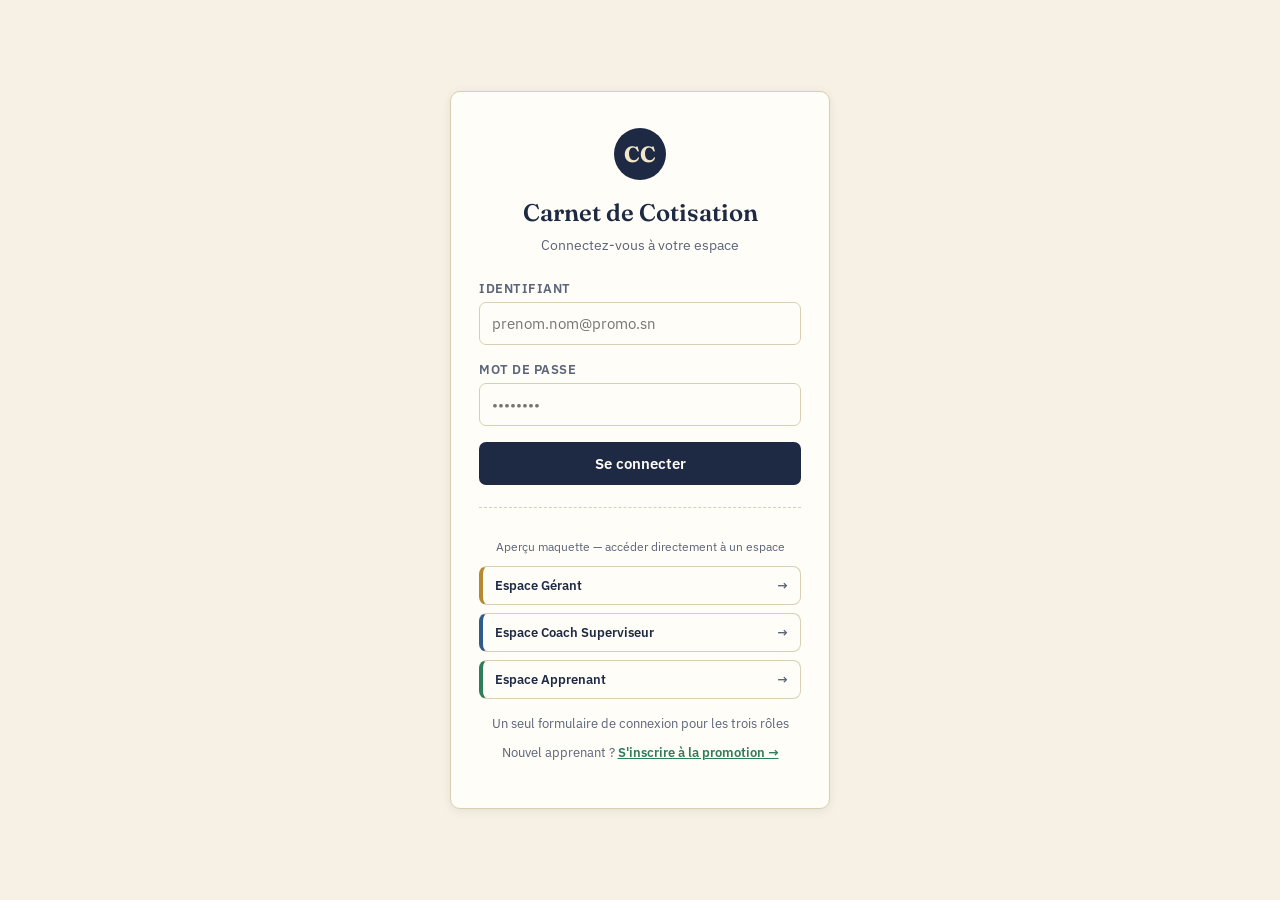
<file: cotiz-app/index.html>
<!DOCTYPE html>
<html lang="fr">
<head>
  <meta charset="UTF-8">
  <meta name="viewport" content="width=device-width, initial-scale=1.0">
  <title>Connexion — Cotisations Classe</title>
  <link rel="preconnect" href="https://fonts.googleapis.com">
  <link href="https://fonts.googleapis.com/css2?family=Fraunces:opsz,wght@9..144,500;9..144,600;9..144,700&family=IBM+Plex+Sans:wght@400;500;600;700&family=IBM+Plex+Mono:wght@400;500;600&display=swap" rel="stylesheet">
  <link rel="stylesheet" href="public/assets/css/styles.css">
</head>
<body>
  <div class="login-shell">
    <div class="login-card">
      <div class="login-mark">CC</div>
      <h1>Carnet de Cotisation</h1>
      <p class="login-sub">Connectez-vous à votre espace</p>

      <div class="field">
        <label for="li-email">Identifiant</label>
        <input id="li-email" type="text" placeholder="prenom.nom@promo.sn">
      </div>
      <div class="field">
        <label for="li-pass">Mot de passe</label>
        <input id="li-pass" type="password" placeholder="••••••••">
      </div>

      <button class="btn btn-primary">Se connecter</button>

      <div class="role-picks">
        <p class="rp-label">Aperçu maquette — accéder directement à un espace</p>
        <a class="role-pick gerant" href="app/views/gerant/dashboard.html">Espace Gérant <span class="arrow">→</span></a>
        <a class="role-pick coach" href="app/views/coach/dashboard.html">Espace Coach Superviseur <span class="arrow">→</span></a>
        <a class="role-pick apprenant" href="app/views/apprenant/dashboard.html">Espace Apprenant <span class="arrow">→</span></a>
      </div>

      <p class="login-foot">Un seul formulaire de connexion pour les trois rôles</p>
      <p class="login-foot" style="margin-top:8px;">
        Nouvel apprenant ? <a href="app/views/auth/inscription.html" style="color:var(--green);font-weight:600;text-decoration:underline;">S'inscrire à la promotion →</a>
      </p>
    </div>
  </div>
</body>
</html>
</file>
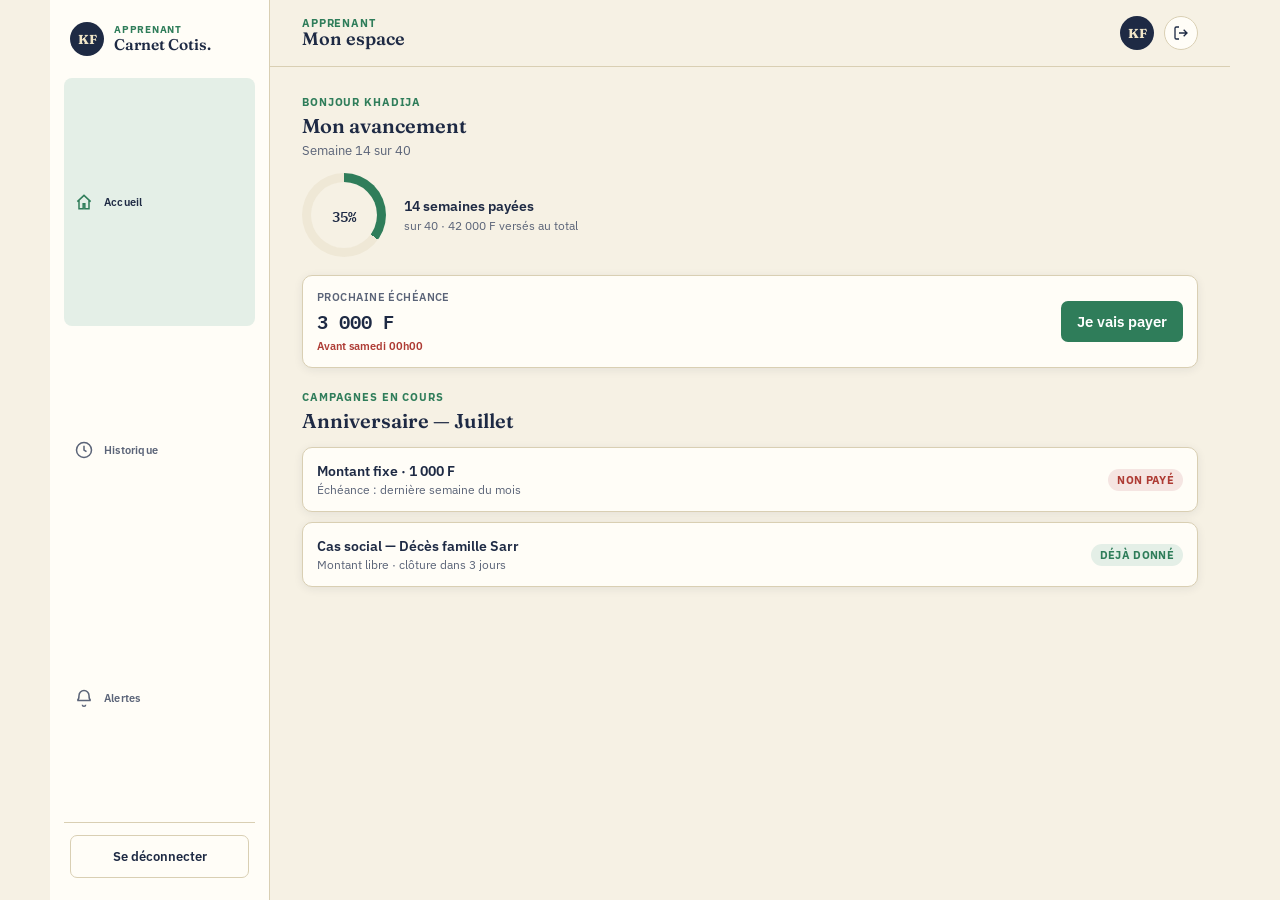
<file: cotiz-app/app/views/apprenant/dashboard.html>
<!DOCTYPE html>
<html lang="fr">
<head>
<meta charset="UTF-8">
<meta name="viewport" content="width=device-width, initial-scale=1.0">
<title>Mon espace — Apprenant</title>
<link rel="preconnect" href="https://fonts.googleapis.com">
<link href="https://fonts.googleapis.com/css2?family=Fraunces:opsz,wght@9..144,500;9..144,600;9..144,700&family=IBM+Plex+Sans:wght@400;500;600;700&family=IBM+Plex+Mono:wght@400;500;600&display=swap" rel="stylesheet">
<link rel="stylesheet" href="../../../public/assets/css/styles.css">
</head>
<body class="role-apprenant">
<div id="app">
  <nav class="sidebar">
    <div class="sidebar-brand"><div class="avatar">KF</div><div class="topbar-title"><span class="topbar-eyebrow">Apprenant</span><h1>Carnet Cotis.</h1></div></div>
    <a class="nav-btn active" href="dashboard.html"><svg viewBox="0 0 24 24" fill="none" stroke="currentColor" stroke-width="1.8"><path d="M4 11.5L12 4l8 7.5M6 10v10h5v-6h2v6h5V10"/></svg><span>Accueil</span><span class="dot"></span></a>
    <a class="nav-btn" href="historique.html"><svg viewBox="0 0 24 24" fill="none" stroke="currentColor" stroke-width="1.8"><circle cx="12" cy="12" r="9"/><path d="M12 7v5l3 2"/></svg><span>Historique</span><span class="dot"></span></a>
    <a class="nav-btn" href="notifications.html"><svg viewBox="0 0 24 24" fill="none" stroke="currentColor" stroke-width="1.8"><path d="M6 9a6 6 0 1112 0c0 5 2 6 2 6H4s2-1 2-6zM10 20a2 2 0 004 0"/></svg><span>Alertes</span><span class="dot"></span></a>
    <div class="sidebar-foot"><a class="btn btn-ghost" style="width:100%;font-size:13px;" href="../auth/login.html">Se déconnecter</a></div>
  </nav>

  <div class="main-col">
    <div class="topbar">
      <div class="topbar-title"><span class="topbar-eyebrow">Apprenant</span><h1>Mon espace</h1></div>
      <div class="topbar-user"><div class="avatar">KF</div><a class="icon-btn" href="../auth/login.html"><svg width="16" height="16" viewBox="0 0 24 24" fill="none" stroke="#1E2A44" stroke-width="2"><path d="M9 21H5a2 2 0 01-2-2V5a2 2 0 012-2h4M16 17l5-5-5-5M21 12H9"/></svg></a></div>
    </div>

    <div class="screen">
      <div class="section-head">
        <div class="eyebrow">Bonjour Khadija</div>
        <h2>Mon avancement</h2>
        <p class="section-sub">Semaine 14 sur 40</p>
      </div>

      <div class="ring-wrap">
        <div class="ring"><span>35%</span></div>
        <div class="ring-info">
          <div class="ring-title">14 semaines payées</div>
          <div class="ring-sub">sur 40 · 42 000 F versés au total</div>
        </div>
      </div>

      <div class="card due-card">
        <div>
          <div class="due-label">Prochaine échéance</div>
          <div class="due-amount mono">3 000 F</div>
          <div class="due-date">Avant samedi 00h00</div>
        </div>
        <button class="btn btn-accent" style="width:auto;padding:11px 16px;color:#fff;">Je vais payer</button>
      </div>

      <div class="section-head">
        <div class="eyebrow">Campagnes en cours</div>
        <h2>Anniversaire — Juillet</h2>
      </div>
      <div class="card" style="padding:14px;display:flex;justify-content:space-between;align-items:center;margin-bottom:10px;">
        <div>
          <div style="font-size:13.5px;font-weight:600;">Montant fixe · 1 000 F</div>
          <div style="font-size:12px;color:var(--ink-soft);margin-top:2px;">Échéance : dernière semaine du mois</div>
        </div>
        <span class="badge late">Non payé</span>
      </div>
      <div class="card" style="padding:14px;display:flex;justify-content:space-between;align-items:center;">
        <div>
          <div style="font-size:13.5px;font-weight:600;">Cas social — Décès famille Sarr</div>
          <div style="font-size:12px;color:var(--ink-soft);margin-top:2px;">Montant libre · clôture dans 3 jours</div>
        </div>
        <span class="badge ok">Déjà donné</span>
      </div>
    </div>
  </div>

  <nav class="bottom-nav">
    <a class="nav-btn active" href="dashboard.html"><svg viewBox="0 0 24 24" fill="none" stroke="currentColor" stroke-width="1.8"><path d="M4 11.5L12 4l8 7.5M6 10v10h5v-6h2v6h5V10"/></svg><span>Accueil</span><span class="dot"></span></a>
    <a class="nav-btn" href="historique.html"><svg viewBox="0 0 24 24" fill="none" stroke="currentColor" stroke-width="1.8"><circle cx="12" cy="12" r="9"/><path d="M12 7v5l3 2"/></svg><span>Historique</span><span class="dot"></span></a>
    <a class="nav-btn" href="notifications.html"><svg viewBox="0 0 24 24" fill="none" stroke="currentColor" stroke-width="1.8"><path d="M6 9a6 6 0 1112 0c0 5 2 6 2 6H4s2-1 2-6zM10 20a2 2 0 004 0"/></svg><span>Alertes</span><span class="dot"></span></a>
  </nav>
</div>
</body>
</html>
</file>
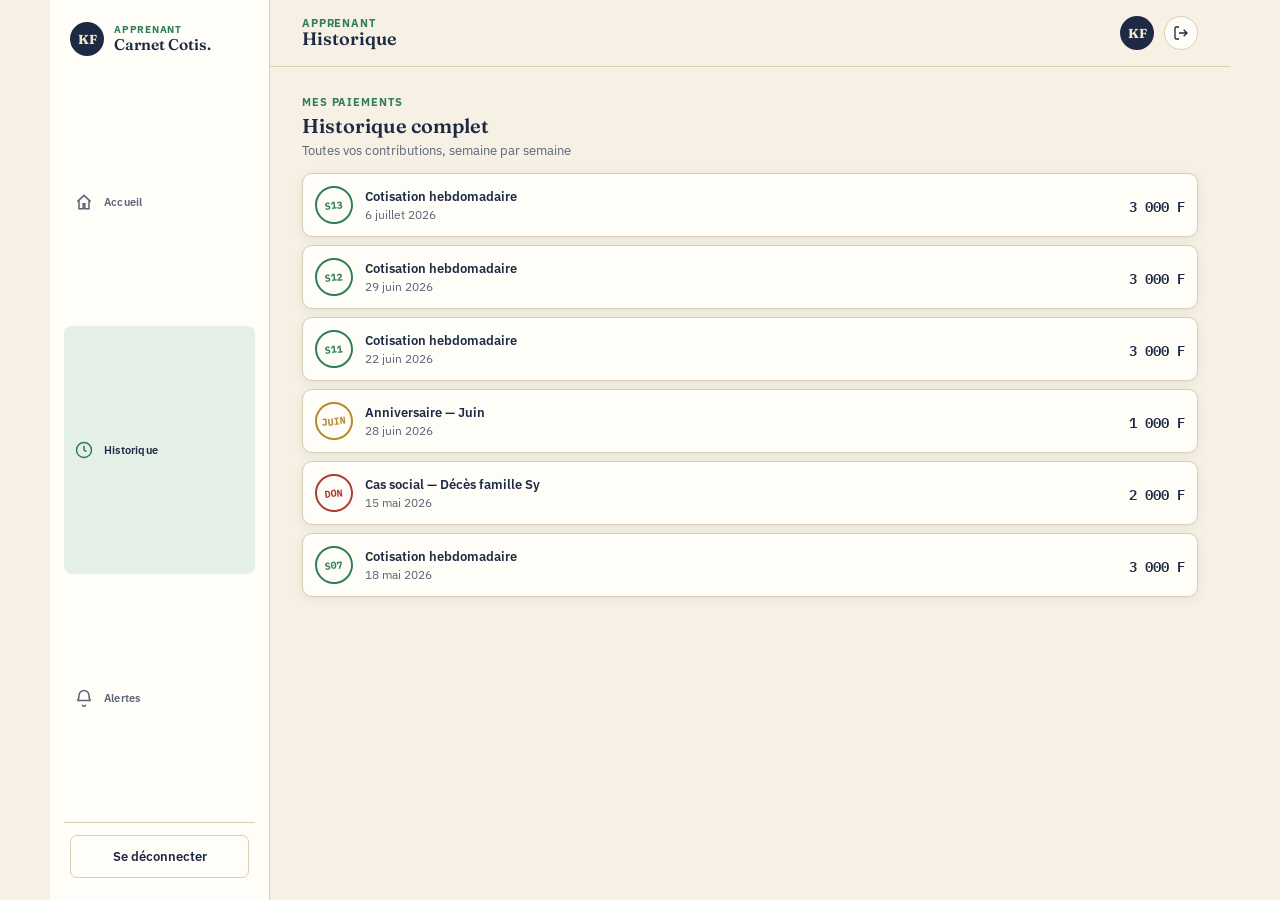
<file: cotiz-app/app/views/apprenant/historique.html>
<!DOCTYPE html>
<html lang="fr">
<head>
<meta charset="UTF-8">
<meta name="viewport" content="width=device-width, initial-scale=1.0">
<title>Historique — Apprenant</title>
<link rel="preconnect" href="https://fonts.googleapis.com">
<link href="https://fonts.googleapis.com/css2?family=Fraunces:opsz,wght@9..144,500;9..144,600;9..144,700&family=IBM+Plex+Sans:wght@400;500;600;700&family=IBM+Plex+Mono:wght@400;500;600&display=swap" rel="stylesheet">
<link rel="stylesheet" href="../../../public/assets/css/styles.css">
</head>
<body class="role-apprenant">
<div id="app">
  <nav class="sidebar">
    <div class="sidebar-brand"><div class="avatar">KF</div><div class="topbar-title"><span class="topbar-eyebrow">Apprenant</span><h1>Carnet Cotis.</h1></div></div>
    <a class="nav-btn" href="dashboard.html"><svg viewBox="0 0 24 24" fill="none" stroke="currentColor" stroke-width="1.8"><path d="M4 11.5L12 4l8 7.5M6 10v10h5v-6h2v6h5V10"/></svg><span>Accueil</span><span class="dot"></span></a>
    <a class="nav-btn active" href="historique.html"><svg viewBox="0 0 24 24" fill="none" stroke="currentColor" stroke-width="1.8"><circle cx="12" cy="12" r="9"/><path d="M12 7v5l3 2"/></svg><span>Historique</span><span class="dot"></span></a>
    <a class="nav-btn" href="notifications.html"><svg viewBox="0 0 24 24" fill="none" stroke="currentColor" stroke-width="1.8"><path d="M6 9a6 6 0 1112 0c0 5 2 6 2 6H4s2-1 2-6zM10 20a2 2 0 004 0"/></svg><span>Alertes</span><span class="dot"></span></a>
    <div class="sidebar-foot"><a class="btn btn-ghost" style="width:100%;font-size:13px;" href="../auth/login.html">Se déconnecter</a></div>
  </nav>

  <div class="main-col">
    <div class="topbar">
      <div class="topbar-title"><span class="topbar-eyebrow">Apprenant</span><h1>Historique</h1></div>
      <div class="topbar-user"><div class="avatar">KF</div><a class="icon-btn" href="../auth/login.html"><svg width="16" height="16" viewBox="0 0 24 24" fill="none" stroke="#1E2A44" stroke-width="2"><path d="M9 21H5a2 2 0 01-2-2V5a2 2 0 012-2h4M16 17l5-5-5-5M21 12H9"/></svg></a></div>
    </div>

    <div class="screen">
      <div class="section-head">
        <div class="eyebrow">Mes paiements</div>
        <h2>Historique complet</h2>
        <p class="section-sub">Toutes vos contributions, semaine par semaine</p>
      </div>

      <div class="receipt-list">
        <div class="card receipt-item">
          <div class="receipt-stamp">S13</div>
          <div class="receipt-info"><div class="r-title">Cotisation hebdomadaire</div><div class="r-meta">6 juillet 2026</div></div>
          <div class="receipt-amount">3 000 F</div>
        </div>
        <div class="card receipt-item">
          <div class="receipt-stamp">S12</div>
          <div class="receipt-info"><div class="r-title">Cotisation hebdomadaire</div><div class="r-meta">29 juin 2026</div></div>
          <div class="receipt-amount">3 000 F</div>
        </div>
        <div class="card receipt-item">
          <div class="receipt-stamp">S11</div>
          <div class="receipt-info"><div class="r-title">Cotisation hebdomadaire</div><div class="r-meta">22 juin 2026</div></div>
          <div class="receipt-amount">3 000 F</div>
        </div>
        <div class="card receipt-item">
          <div class="receipt-stamp" style="border-color:var(--gold);color:var(--gold);">JUIN</div>
          <div class="receipt-info"><div class="r-title">Anniversaire — Juin</div><div class="r-meta">28 juin 2026</div></div>
          <div class="receipt-amount">1 000 F</div>
        </div>
        <div class="card receipt-item">
          <div class="receipt-stamp" style="border-color:var(--red);color:var(--red);">DON</div>
          <div class="receipt-info"><div class="r-title">Cas social — Décès famille Sy</div><div class="r-meta">15 mai 2026</div></div>
          <div class="receipt-amount">2 000 F</div>
        </div>
        <div class="card receipt-item">
          <div class="receipt-stamp">S07</div>
          <div class="receipt-info"><div class="r-title">Cotisation hebdomadaire</div><div class="r-meta">18 mai 2026</div></div>
          <div class="receipt-amount">3 000 F</div>
        </div>
      </div>
    </div>
  </div>

  <nav class="bottom-nav">
    <a class="nav-btn" href="dashboard.html"><svg viewBox="0 0 24 24" fill="none" stroke="currentColor" stroke-width="1.8"><path d="M4 11.5L12 4l8 7.5M6 10v10h5v-6h2v6h5V10"/></svg><span>Accueil</span><span class="dot"></span></a>
    <a class="nav-btn active" href="historique.html"><svg viewBox="0 0 24 24" fill="none" stroke="currentColor" stroke-width="1.8"><circle cx="12" cy="12" r="9"/><path d="M12 7v5l3 2"/></svg><span>Historique</span><span class="dot"></span></a>
    <a class="nav-btn" href="notifications.html"><svg viewBox="0 0 24 24" fill="none" stroke="currentColor" stroke-width="1.8"><path d="M6 9a6 6 0 1112 0c0 5 2 6 2 6H4s2-1 2-6zM10 20a2 2 0 004 0"/></svg><span>Alertes</span><span class="dot"></span></a>
  </nav>
</div>
</body>
</html>
</file>
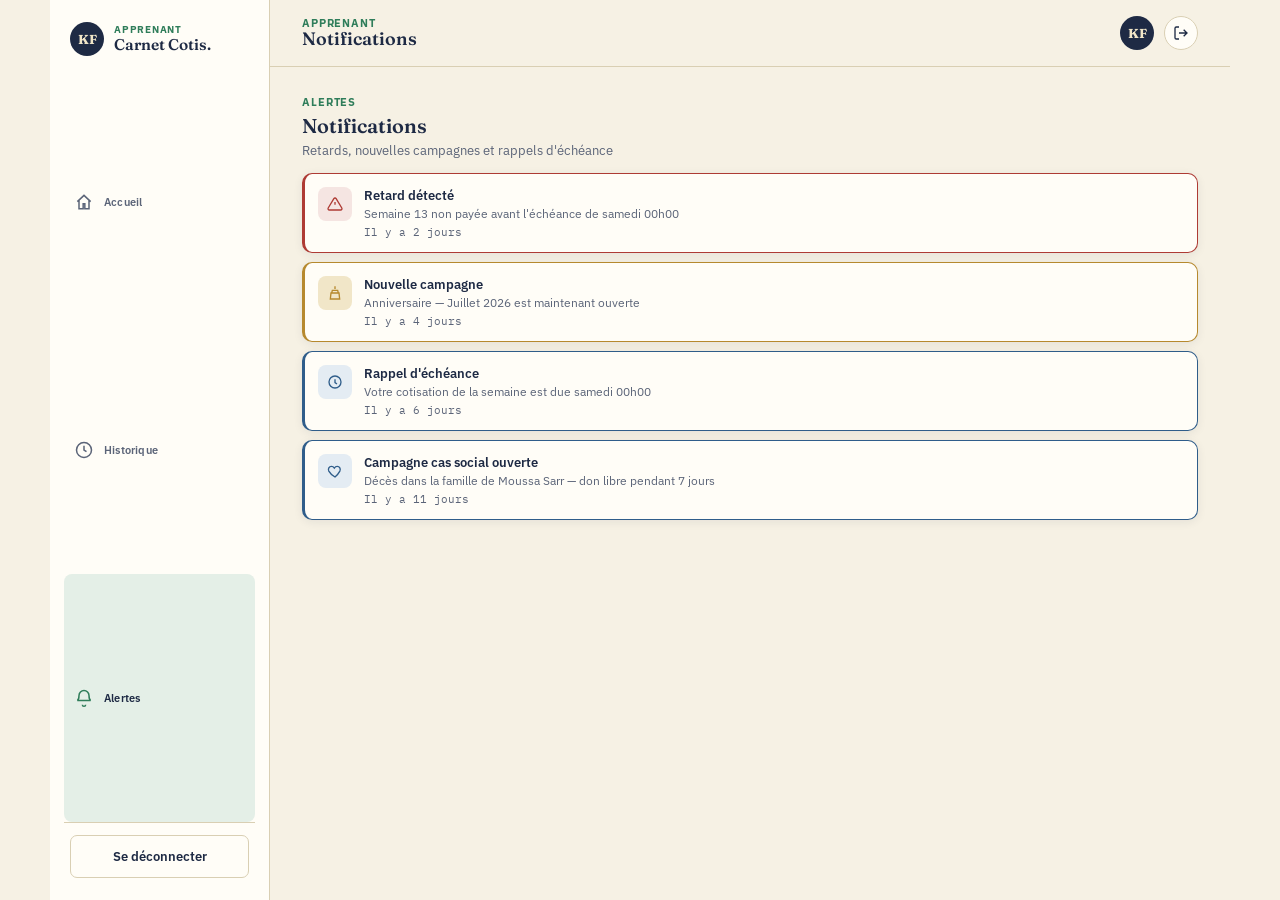
<file: cotiz-app/app/views/apprenant/notifications.html>
<!DOCTYPE html>
<html lang="fr">
<head>
<meta charset="UTF-8">
<meta name="viewport" content="width=device-width, initial-scale=1.0">
<title>Notifications — Apprenant</title>
<link rel="preconnect" href="https://fonts.googleapis.com">
<link href="https://fonts.googleapis.com/css2?family=Fraunces:opsz,wght@9..144,500;9..144,600;9..144,700&family=IBM+Plex+Sans:wght@400;500;600;700&family=IBM+Plex+Mono:wght@400;500;600&display=swap" rel="stylesheet">
<link rel="stylesheet" href="../../../public/assets/css/styles.css">
</head>
<body class="role-apprenant">
<div id="app">
  <nav class="sidebar">
    <div class="sidebar-brand"><div class="avatar">KF</div><div class="topbar-title"><span class="topbar-eyebrow">Apprenant</span><h1>Carnet Cotis.</h1></div></div>
    <a class="nav-btn" href="dashboard.html"><svg viewBox="0 0 24 24" fill="none" stroke="currentColor" stroke-width="1.8"><path d="M4 11.5L12 4l8 7.5M6 10v10h5v-6h2v6h5V10"/></svg><span>Accueil</span><span class="dot"></span></a>
    <a class="nav-btn" href="historique.html"><svg viewBox="0 0 24 24" fill="none" stroke="currentColor" stroke-width="1.8"><circle cx="12" cy="12" r="9"/><path d="M12 7v5l3 2"/></svg><span>Historique</span><span class="dot"></span></a>
    <a class="nav-btn active" href="notifications.html"><svg viewBox="0 0 24 24" fill="none" stroke="currentColor" stroke-width="1.8"><path d="M6 9a6 6 0 1112 0c0 5 2 6 2 6H4s2-1 2-6zM10 20a2 2 0 004 0"/></svg><span>Alertes</span><span class="dot"></span></a>
    <div class="sidebar-foot"><a class="btn btn-ghost" style="width:100%;font-size:13px;" href="../auth/login.html">Se déconnecter</a></div>
  </nav>

  <div class="main-col">
    <div class="topbar">
      <div class="topbar-title"><span class="topbar-eyebrow">Apprenant</span><h1>Notifications</h1></div>
      <div class="topbar-user"><div class="avatar">KF</div><a class="icon-btn" href="../auth/login.html"><svg width="16" height="16" viewBox="0 0 24 24" fill="none" stroke="#1E2A44" stroke-width="2"><path d="M9 21H5a2 2 0 01-2-2V5a2 2 0 012-2h4M16 17l5-5-5-5M21 12H9"/></svg></a></div>
    </div>

    <div class="screen">
      <div class="section-head">
        <div class="eyebrow">Alertes</div>
        <h2>Notifications</h2>
        <p class="section-sub">Retards, nouvelles campagnes et rappels d'échéance</p>
      </div>

      <div class="card notif-item late">
        <div class="notif-icon"><svg width="16" height="16" viewBox="0 0 24 24" fill="none" stroke="currentColor" stroke-width="2"><path d="M12 9v4M12 17h.01M10.3 3.9L1.8 18a2 2 0 001.7 3h17a2 2 0 001.7-3L13.7 3.9a2 2 0 00-3.4 0z"/></svg></div>
        <div class="notif-body">
          <div class="n-title">Retard détecté</div>
          <div class="n-desc">Semaine 13 non payée avant l'échéance de samedi 00h00</div>
          <div class="n-time">Il y a 2 jours</div>
        </div>
      </div>

      <div class="card notif-item gold">
        <div class="notif-icon"><svg width="16" height="16" viewBox="0 0 24 24" fill="none" stroke="currentColor" stroke-width="2"><path d="M12 2v4M8 8h8l1 4H7l1-4zM6 12h12l1 9H5l1-9z"/></svg></div>
        <div class="notif-body">
          <div class="n-title">Nouvelle campagne</div>
          <div class="n-desc">Anniversaire — Juillet 2026 est maintenant ouverte</div>
          <div class="n-time">Il y a 4 jours</div>
        </div>
      </div>

      <div class="card notif-item info">
        <div class="notif-icon"><svg width="16" height="16" viewBox="0 0 24 24" fill="none" stroke="currentColor" stroke-width="2"><circle cx="12" cy="12" r="9"/><path d="M12 8v5l3 2"/></svg></div>
        <div class="notif-body">
          <div class="n-title">Rappel d'échéance</div>
          <div class="n-desc">Votre cotisation de la semaine est due samedi 00h00</div>
          <div class="n-time">Il y a 6 jours</div>
        </div>
      </div>

      <div class="card notif-item info">
        <div class="notif-icon"><svg width="16" height="16" viewBox="0 0 24 24" fill="none" stroke="currentColor" stroke-width="2"><path d="M12 21s-7-4.6-9.3-8.9C1.2 8.9 3 5 6.7 5c2 0 3.5 1.3 4.3 2.6C11.8 6.3 13.3 5 15.3 5 19 5 20.8 8.9 19.3 12.1 17 16.4 12 21 12 21z"/></svg></div>
        <div class="notif-body">
          <div class="n-title">Campagne cas social ouverte</div>
          <div class="n-desc">Décès dans la famille de Moussa Sarr — don libre pendant 7 jours</div>
          <div class="n-time">Il y a 11 jours</div>
        </div>
      </div>
    </div>
  </div>

  <nav class="bottom-nav">
    <a class="nav-btn" href="dashboard.html"><svg viewBox="0 0 24 24" fill="none" stroke="currentColor" stroke-width="1.8"><path d="M4 11.5L12 4l8 7.5M6 10v10h5v-6h2v6h5V10"/></svg><span>Accueil</span><span class="dot"></span></a>
    <a class="nav-btn" href="historique.html"><svg viewBox="0 0 24 24" fill="none" stroke="currentColor" stroke-width="1.8"><circle cx="12" cy="12" r="9"/><path d="M12 7v5l3 2"/></svg><span>Historique</span><span class="dot"></span></a>
    <a class="nav-btn active" href="notifications.html"><svg viewBox="0 0 24 24" fill="none" stroke="currentColor" stroke-width="1.8"><path d="M6 9a6 6 0 1112 0c0 5 2 6 2 6H4s2-1 2-6zM10 20a2 2 0 004 0"/></svg><span>Alertes</span><span class="dot"></span></a>
  </nav>
</div>
</body>
</html>
</file>
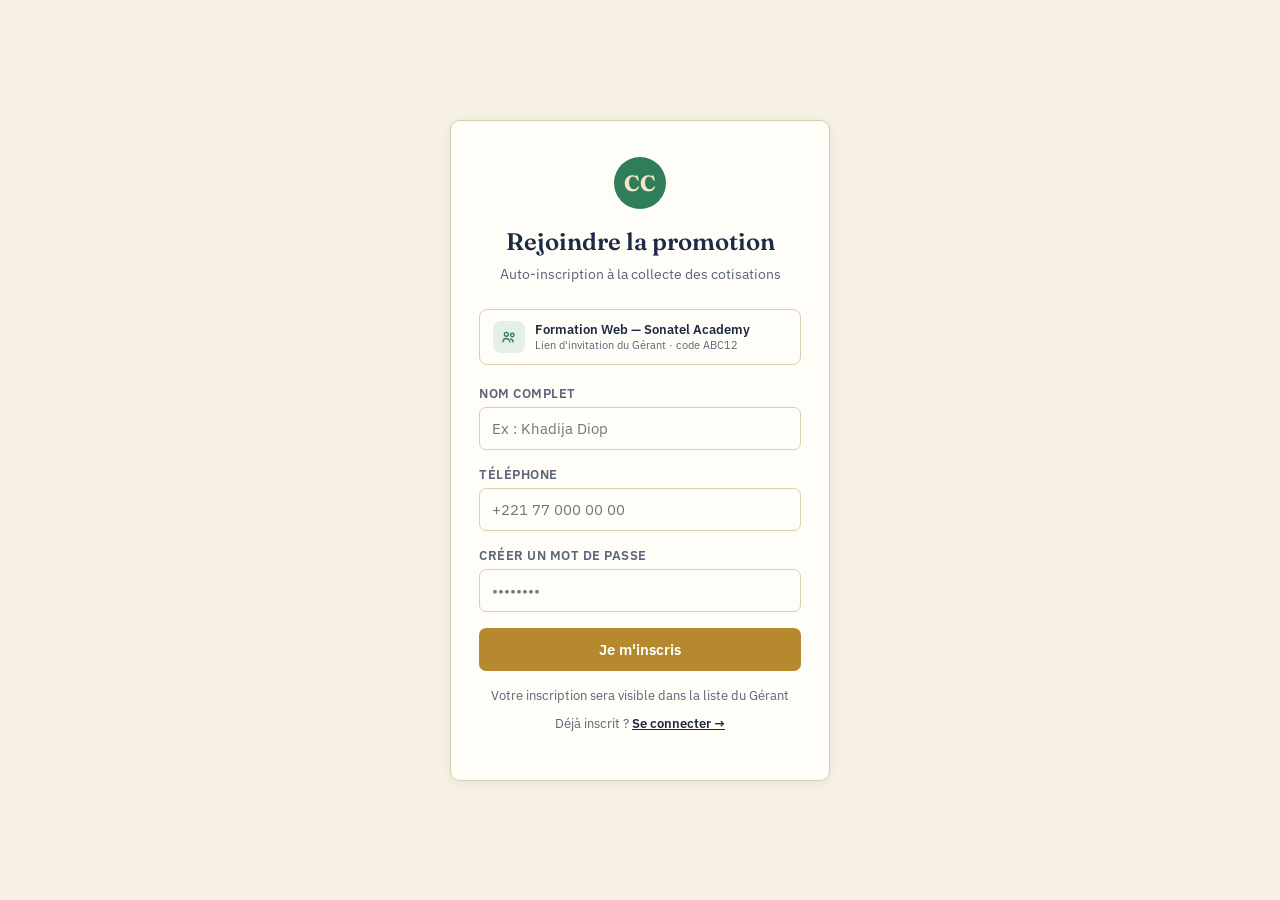
<file: cotiz-app/app/views/auth/inscription.html>
<!DOCTYPE html>
<html lang="fr">
<head>
<meta charset="UTF-8">
<meta name="viewport" content="width=device-width, initial-scale=1.0">
<title>Auto-inscription — Carnet de Cotisation</title>
<link rel="preconnect" href="https://fonts.googleapis.com">
<link href="https://fonts.googleapis.com/css2?family=Fraunces:opsz,wght@9..144,500;9..144,600;9..144,700&family=IBM+Plex+Sans:wght@400;500;600;700&family=IBM+Plex+Mono:wght@400;500;600&display=swap" rel="stylesheet">
<link rel="stylesheet" href="../../../public/assets/css/styles.css">
<style>
  .promo-banner{
    background:var(--white);border:1px solid var(--line);border-radius:8px;
    padding:11px 13px;margin-bottom:20px;display:flex;gap:10px;align-items:center;
  }
  .promo-banner .pb-icon{
    width:32px;height:32px;border-radius:8px;background:var(--green-soft);color:var(--green);
    display:flex;align-items:center;justify-content:center;flex-shrink:0;
  }
  .promo-banner .pb-title{font-size:12.5px;font-weight:600;}
  .promo-banner .pb-sub{font-size:11px;color:var(--ink-soft);margin-top:1px;}
  .success-view{display:none;text-align:center;padding:8px 4px;}
  .success-view.active{display:block;}
  .form-view.hidden{display:none;}
  .success-icon{
    width:56px;height:56px;border-radius:50%;background:var(--green-soft);color:var(--green);
    display:flex;align-items:center;justify-content:center;margin:0 auto 16px;
  }
  .success-view h1{font-size:19px;}
  .success-view p{color:var(--ink-soft);font-size:13px;margin-top:8px;line-height:1.5;}
  .next-steps{
    text-align:left;background:var(--paper);border:1px solid var(--line);border-radius:8px;
    padding:12px 14px;margin-top:18px;font-size:12.5px;color:var(--ink-soft);
  }
  .next-steps li{margin-bottom:6px;}
  .next-steps li:last-child{margin-bottom:0;}
</style>
</head>
<body>
  <div class="login-shell">
    <div class="login-card">

      <div class="form-view" id="formView">
        <div class="login-mark" style="background:var(--green);">CC</div>
        <h1>Rejoindre la promotion</h1>
        <p class="login-sub">Auto-inscription à la collecte des cotisations</p>

        <div class="promo-banner">
          <div class="pb-icon">
            <svg width="16" height="16" viewBox="0 0 24 24" fill="none" stroke="currentColor" stroke-width="2"><circle cx="8" cy="8" r="3"/><circle cx="17" cy="9" r="2.6"/><path d="M2.5 20c.5-3.6 2.9-5.8 5.5-5.8s5 2.2 5.5 5.8M14 15c2.3.1 4 1.9 4.5 5"/></svg>
          </div>
          <div>
            <div class="pb-title">Formation Web — Sonatel Academy</div>
            <div class="pb-sub">Lien d'invitation du Gérant · code ABC12</div>
          </div>
        </div>

        <div class="field">
          <label for="ins-nom">Nom complet</label>
          <input id="ins-nom" type="text" placeholder="Ex : Khadija Diop">
        </div>
        <div class="field">
          <label for="ins-tel">Téléphone</label>
          <input id="ins-tel" type="tel" placeholder="+221 77 000 00 00">
        </div>
        <div class="field">
          <label for="ins-mdp">Créer un mot de passe</label>
          <input id="ins-mdp" type="password" placeholder="••••••••">
        </div>

        <button class="btn btn-accent" style="width:100%;color:#fff;" onclick="showSuccess()">Je m'inscris</button>
        <p class="login-foot">Votre inscription sera visible dans la liste du Gérant</p>
        <p class="login-foot" style="margin-top:8px;">
          Déjà inscrit ? <a href="login.html" style="color:var(--ink);font-weight:600;text-decoration:underline;">Se connecter →</a>
        </p>
      </div>

      <div class="success-view" id="successView">
        <div class="success-icon">
          <svg width="26" height="26" viewBox="0 0 24 24" fill="none" stroke="currentColor" stroke-width="2"><path d="M20 6L9 17l-5-5"/></svg>
        </div>
        <h1>Inscription enregistrée</h1>
        <p>Bienvenue Khadija ! Votre profil a été ajouté à la promotion « Formation Web — Sonatel Academy ».</p>
        <ul class="next-steps">
          <li>• Votre cotisation hebdomadaire démarre à la prochaine semaine ouverte</li>
          <li>• Le Gérant peut ajuster ou vérifier vos informations à tout moment</li>
          <li>• Connectez-vous dès maintenant à votre espace personnel</li>
        </ul>
        <a class="btn btn-primary" style="width:100%;margin-top:18px;" href="../apprenant/dashboard.html">Accéder à mon espace</a>
      </div>

    </div>
  </div>

<script>
  function showSuccess(){
    document.getElementById('formView').classList.add('hidden');
    document.getElementById('successView').classList.add('active');
  }
</script>
</body>
</html>
</file>
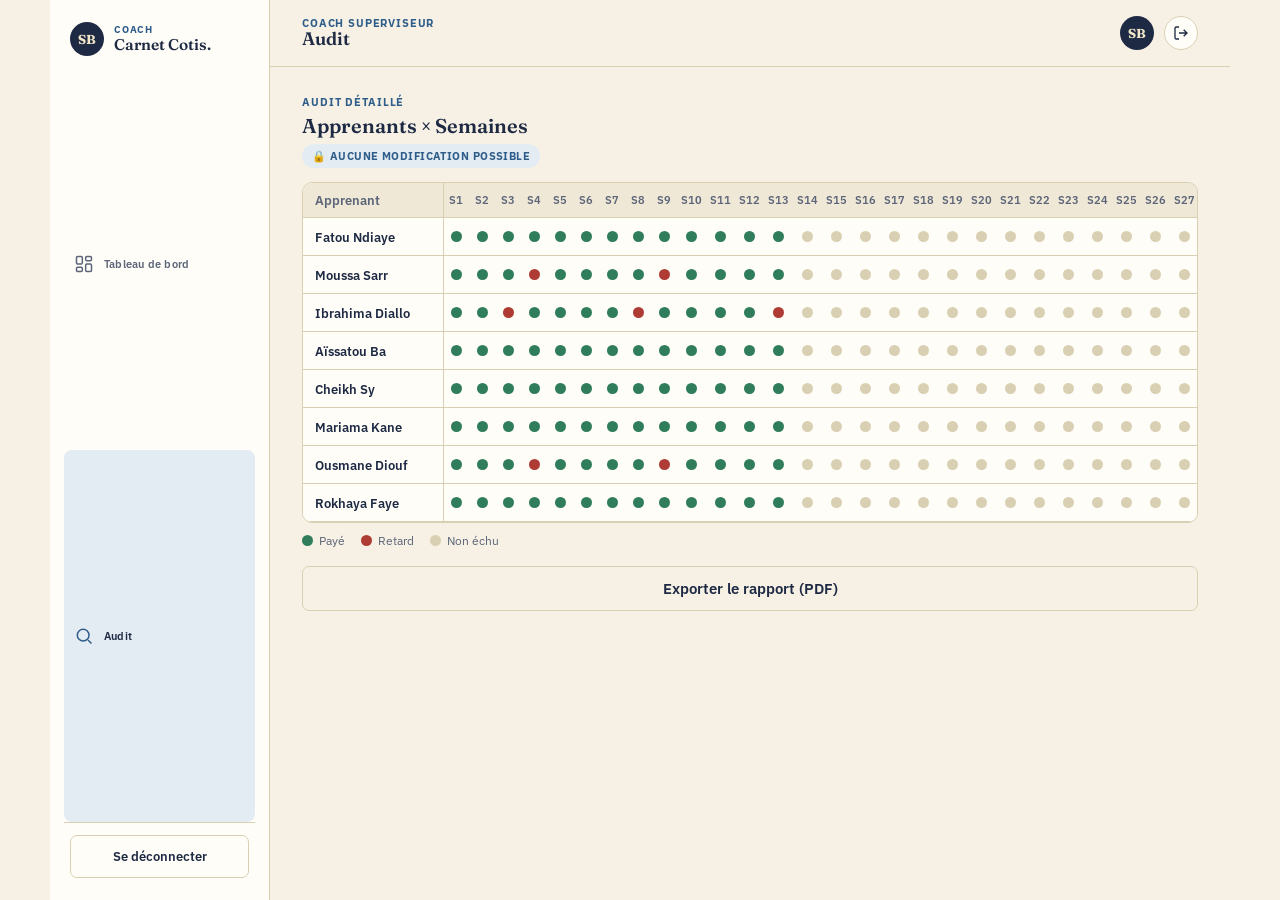
<file: cotiz-app/app/views/coach/audit.html>
<!DOCTYPE html>
<html lang="fr">
<head>
<meta charset="UTF-8">
<meta name="viewport" content="width=device-width, initial-scale=1.0">
<title>Audit détaillé — Coach Superviseur</title>
<link rel="preconnect" href="https://fonts.googleapis.com">
<link href="https://fonts.googleapis.com/css2?family=Fraunces:opsz,wght@9..144,500;9..144,600;9..144,700&family=IBM+Plex+Sans:wght@400;500;600;700&family=IBM+Plex+Mono:wght@400;500;600&display=swap" rel="stylesheet">
<link rel="stylesheet" href="../../../public/assets/css/styles.css">
</head>
<body class="role-coach">
<div id="app">
  <nav class="sidebar">
    <div class="sidebar-brand"><div class="avatar">SB</div><div class="topbar-title"><span class="topbar-eyebrow">Coach</span><h1>Carnet Cotis.</h1></div></div>
    <a class="nav-btn" href="dashboard.html"><svg viewBox="0 0 24 24" fill="none" stroke="currentColor" stroke-width="1.8"><rect x="3" y="3" width="7" height="9" rx="1.5"/><rect x="14" y="3" width="7" height="5" rx="1.5"/><rect x="14" y="12" width="7" height="9" rx="1.5"/><rect x="3" y="16" width="7" height="5" rx="1.5"/></svg><span>Tableau de bord</span><span class="dot"></span></a>
    <a class="nav-btn active" href="audit.html"><svg viewBox="0 0 24 24" fill="none" stroke="currentColor" stroke-width="1.8"><circle cx="11" cy="11" r="7"/><path d="M21 21l-4.3-4.3"/></svg><span>Audit</span><span class="dot"></span></a>
    <div class="sidebar-foot"><a class="btn btn-ghost" style="width:100%;font-size:13px;" href="../auth/login.html">Se déconnecter</a></div>
  </nav>

  <div class="main-col">
    <div class="topbar">
      <div class="topbar-title"><span class="topbar-eyebrow">Coach Superviseur</span><h1>Audit</h1></div>
      <div class="topbar-user"><div class="avatar">SB</div><a class="icon-btn" href="../auth/login.html"><svg width="16" height="16" viewBox="0 0 24 24" fill="none" stroke="#1E2A44" stroke-width="2"><path d="M9 21H5a2 2 0 01-2-2V5a2 2 0 012-2h4M16 17l5-5-5-5M21 12H9"/></svg></a></div>
    </div>

    <div class="screen">
      <div class="section-head">
        <div class="eyebrow">Audit détaillé</div>
        <h2>Apprenants × Semaines</h2>
        <span class="readonly-tag">🔒 Aucune modification possible</span>
      </div>
      <div class="ledger-wrap" style="margin-top:12px;"><table class="ledger" id="ledgerTable"></table></div>
      <div class="legend">
        <div class="legend-item"><span class="cell-dot paid"></span> Payé</div>
        <div class="legend-item"><span class="cell-dot late"></span> Retard</div>
        <div class="legend-item"><span class="cell-dot pending"></span> Non échu</div>
      </div>
      <button class="btn btn-ghost" style="width:100%;margin-top:18px;">Exporter le rapport (PDF)</button>
    </div>
  </div>

  <nav class="bottom-nav">
    <a class="nav-btn" href="dashboard.html"><svg viewBox="0 0 24 24" fill="none" stroke="currentColor" stroke-width="1.8"><rect x="3" y="3" width="7" height="9" rx="1.5"/><rect x="14" y="3" width="7" height="5" rx="1.5"/><rect x="14" y="12" width="7" height="9" rx="1.5"/><rect x="3" y="16" width="7" height="5" rx="1.5"/></svg><span>Tableau</span><span class="dot"></span></a>
    <a class="nav-btn active" href="audit.html"><svg viewBox="0 0 24 24" fill="none" stroke="currentColor" stroke-width="1.8"><circle cx="11" cy="11" r="7"/><path d="M21 21l-4.3-4.3"/></svg><span>Audit</span><span class="dot"></span></a>
  </nav>
</div>

<script>
  const apprenants = [
    {nom:'Fatou Ndiaye', statut:'ok'}, {nom:'Moussa Sarr', statut:'late'},
    {nom:'Ibrahima Diallo', statut:'late'}, {nom:'Aïssatou Ba', statut:'ok'},
    {nom:'Cheikh Sy', statut:'ok'}, {nom:'Mariama Kane', statut:'ok'},
    {nom:'Ousmane Diouf', statut:'late'}, {nom:'Rokhaya Faye', statut:'ok'},
  ];
  const weeks = 40;
  const table = document.getElementById('ledgerTable');
  let thead = '<thead><tr><th class="name-col">Apprenant</th>';
  for(let w=1; w<=weeks; w++){ thead += `<th>S${w}</th>`; }
  thead += '</tr></thead>';
  let tbody = '<tbody>';
  apprenants.forEach((a,idx)=>{
    tbody += `<tr><td class="name-col">${a.nom}</td>`;
    for(let w=1; w<=weeks; w++){
      let cls = 'pending';
      if(w < 14){ cls = ((w+idx)%5===0 && a.statut==='late') ? 'late' : 'paid'; }
      tbody += `<td><div class="cell-dot ${cls}"></div></td>`;
    }
    tbody += '</tr>';
  });
  tbody += '</tbody>';
  table.innerHTML = thead + tbody;
</script>
</body>
</html>
</file>
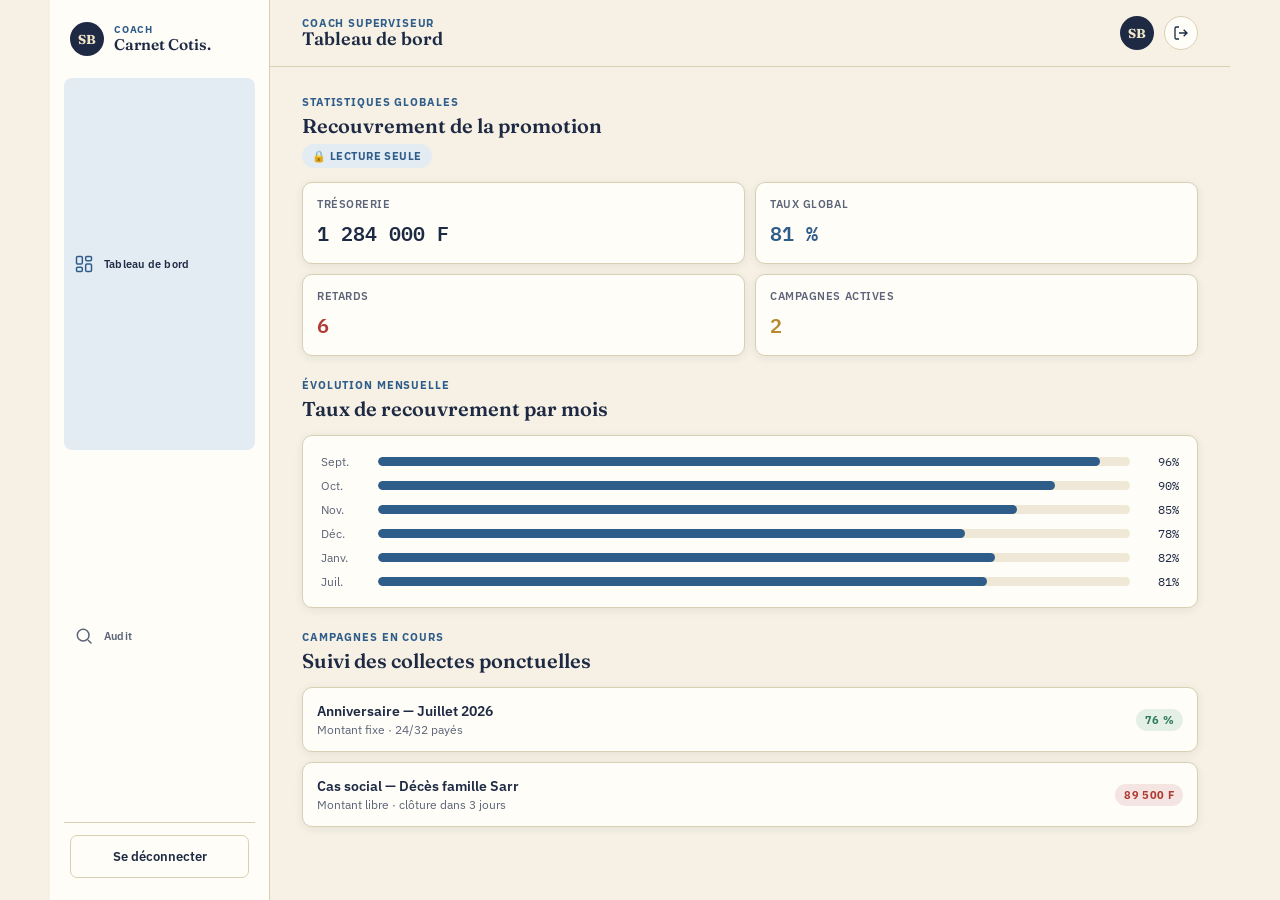
<file: cotiz-app/app/views/coach/dashboard.html>
<!DOCTYPE html>
<html lang="fr">
<head>
<meta charset="UTF-8">
<meta name="viewport" content="width=device-width, initial-scale=1.0">
<title>Tableau de bord — Coach Superviseur</title>
<link rel="preconnect" href="https://fonts.googleapis.com">
<link href="https://fonts.googleapis.com/css2?family=Fraunces:opsz,wght@9..144,500;9..144,600;9..144,700&family=IBM+Plex+Sans:wght@400;500;600;700&family=IBM+Plex+Mono:wght@400;500;600&display=swap" rel="stylesheet">
<link rel="stylesheet" href="../../../public/assets/css/styles.css">
</head>
<body class="role-coach">
<div id="app">
  <nav class="sidebar">
    <div class="sidebar-brand"><div class="avatar">SB</div><div class="topbar-title"><span class="topbar-eyebrow">Coach</span><h1>Carnet Cotis.</h1></div></div>
    <a class="nav-btn active" href="dashboard.html"><svg viewBox="0 0 24 24" fill="none" stroke="currentColor" stroke-width="1.8"><rect x="3" y="3" width="7" height="9" rx="1.5"/><rect x="14" y="3" width="7" height="5" rx="1.5"/><rect x="14" y="12" width="7" height="9" rx="1.5"/><rect x="3" y="16" width="7" height="5" rx="1.5"/></svg><span>Tableau de bord</span><span class="dot"></span></a>
    <a class="nav-btn" href="audit.html"><svg viewBox="0 0 24 24" fill="none" stroke="currentColor" stroke-width="1.8"><circle cx="11" cy="11" r="7"/><path d="M21 21l-4.3-4.3"/></svg><span>Audit</span><span class="dot"></span></a>
    <div class="sidebar-foot"><a class="btn btn-ghost" style="width:100%;font-size:13px;" href="../auth/login.html">Se déconnecter</a></div>
  </nav>

  <div class="main-col">
    <div class="topbar">
      <div class="topbar-title"><span class="topbar-eyebrow">Coach Superviseur</span><h1>Tableau de bord</h1></div>
      <div class="topbar-user"><div class="avatar">SB</div><a class="icon-btn" href="../auth/login.html"><svg width="16" height="16" viewBox="0 0 24 24" fill="none" stroke="#1E2A44" stroke-width="2"><path d="M9 21H5a2 2 0 01-2-2V5a2 2 0 012-2h4M16 17l5-5-5-5M21 12H9"/></svg></a></div>
    </div>

    <div class="screen">
      <div class="section-head">
        <div class="eyebrow">Statistiques globales</div>
        <h2>Recouvrement de la promotion</h2>
        <span class="readonly-tag">🔒 Lecture seule</span>
      </div>

      <div class="stat-grid">
        <div class="card stat-card money"><div class="label">Trésorerie</div><div class="value mono">1 284 000 F</div></div>
        <div class="card stat-card blue"><div class="label">Taux global</div><div class="value mono">81 %</div></div>
        <div class="card stat-card late"><div class="label">Retards</div><div class="value mono">6</div></div>
        <div class="card stat-card camp"><div class="label">Campagnes actives</div><div class="value mono">2</div></div>
      </div>

      <div class="section-head">
        <div class="eyebrow">Évolution mensuelle</div>
        <h2>Taux de recouvrement par mois</h2>
      </div>
      <div class="card" style="padding:18px;">
        <div class="rec-bars">
          <div class="rec-row"><span class="rec-label">Sept.</span><div class="rec-track"><div class="rec-fill" style="width:96%;"></div></div><span class="rec-pct mono">96%</span></div>
          <div class="rec-row"><span class="rec-label">Oct.</span><div class="rec-track"><div class="rec-fill" style="width:90%;"></div></div><span class="rec-pct mono">90%</span></div>
          <div class="rec-row"><span class="rec-label">Nov.</span><div class="rec-track"><div class="rec-fill" style="width:85%;"></div></div><span class="rec-pct mono">85%</span></div>
          <div class="rec-row"><span class="rec-label">Déc.</span><div class="rec-track"><div class="rec-fill" style="width:78%;"></div></div><span class="rec-pct mono">78%</span></div>
          <div class="rec-row"><span class="rec-label">Janv.</span><div class="rec-track"><div class="rec-fill" style="width:82%;"></div></div><span class="rec-pct mono">82%</span></div>
          <div class="rec-row"><span class="rec-label">Juil.</span><div class="rec-track"><div class="rec-fill" style="width:81%;"></div></div><span class="rec-pct mono">81%</span></div>
        </div>
      </div>

      <div class="section-head">
        <div class="eyebrow">Campagnes en cours</div>
        <h2>Suivi des collectes ponctuelles</h2>
      </div>
      <div class="card" style="padding:14px;margin-bottom:10px;display:flex;justify-content:space-between;align-items:center;">
        <div><div style="font-weight:600;font-size:13.5px;">Anniversaire — Juillet 2026</div><div style="font-size:12px;color:var(--ink-soft);margin-top:2px;">Montant fixe · 24/32 payés</div></div>
        <span class="badge ok">76 %</span>
      </div>
      <div class="card" style="padding:14px;display:flex;justify-content:space-between;align-items:center;">
        <div><div style="font-weight:600;font-size:13.5px;">Cas social — Décès famille Sarr</div><div style="font-size:12px;color:var(--ink-soft);margin-top:2px;">Montant libre · clôture dans 3 jours</div></div>
        <span class="badge late">89 500 F</span>
      </div>
    </div>
  </div>

  <nav class="bottom-nav">
    <a class="nav-btn active" href="dashboard.html"><svg viewBox="0 0 24 24" fill="none" stroke="currentColor" stroke-width="1.8"><rect x="3" y="3" width="7" height="9" rx="1.5"/><rect x="14" y="3" width="7" height="5" rx="1.5"/><rect x="14" y="12" width="7" height="9" rx="1.5"/><rect x="3" y="16" width="7" height="5" rx="1.5"/></svg><span>Tableau</span><span class="dot"></span></a>
    <a class="nav-btn" href="audit.html"><svg viewBox="0 0 24 24" fill="none" stroke="currentColor" stroke-width="1.8"><circle cx="11" cy="11" r="7"/><path d="M21 21l-4.3-4.3"/></svg><span>Audit</span><span class="dot"></span></a>
  </nav>
</div>
</body>
</html>
</file>
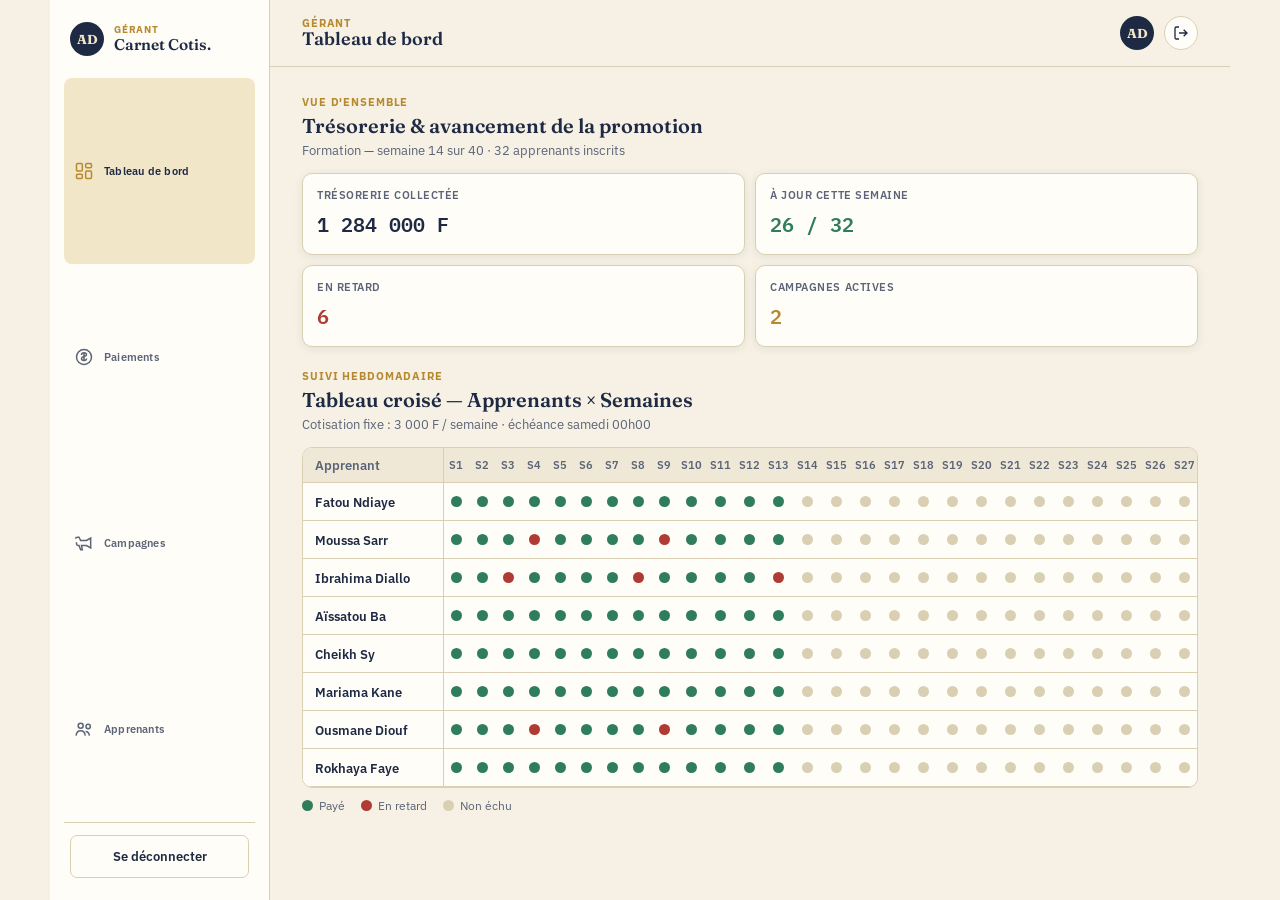
<file: cotiz-app/app/views/gerant/dashboard.html>
<!DOCTYPE html>
<html lang="fr">
<head>
<meta charset="UTF-8">
<meta name="viewport" content="width=device-width, initial-scale=1.0">
<title>Tableau de bord — Gérant</title>
<link rel="preconnect" href="https://fonts.googleapis.com">
<link href="https://fonts.googleapis.com/css2?family=Fraunces:opsz,wght@9..144,500;9..144,600;9..144,700&family=IBM+Plex+Sans:wght@400;500;600;700&family=IBM+Plex+Mono:wght@400;500;600&display=swap" rel="stylesheet">
<link rel="stylesheet" href="../../../public/assets/css/styles.css">
</head>
<body class="role-gerant">
<div id="app">
  <nav class="sidebar">
    <div class="sidebar-brand">
      <div class="avatar">AD</div>
      <div class="topbar-title"><span class="topbar-eyebrow">Gérant</span><h1>Carnet Cotis.</h1></div>
    </div>
    <a class="nav-btn active" href="dashboard.html">
      <svg viewBox="0 0 24 24" fill="none" stroke="currentColor" stroke-width="1.8"><rect x="3" y="3" width="7" height="9" rx="1.5"/><rect x="14" y="3" width="7" height="5" rx="1.5"/><rect x="14" y="12" width="7" height="9" rx="1.5"/><rect x="3" y="16" width="7" height="5" rx="1.5"/></svg>
      <span>Tableau de bord</span><span class="dot"></span>
    </a>
    <a class="nav-btn" href="paiements-create.html">
      <svg viewBox="0 0 24 24" fill="none" stroke="currentColor" stroke-width="1.8"><circle cx="12" cy="12" r="9"/><path d="M12 7v10M9 9.5c0-1.4 1.3-2.5 3-2.5s3 1 3 2.2c0 3-6 1.5-6 4.5 0 1.3 1.3 2.3 3 2.3s3-1 3-2.3"/></svg>
      <span>Paiements</span><span class="dot"></span>
    </a>
    <a class="nav-btn" href="campagnes-create.html">
      <svg viewBox="0 0 24 24" fill="none" stroke="currentColor" stroke-width="1.8"><path d="M3 11v2a2 2 0 002 2h1l2 5h2l-1-5h6l5 3V6l-5 3H8L6 5H4a2 2 0 00-2 2v0"/></svg>
      <span>Campagnes</span><span class="dot"></span>
    </a>
    <a class="nav-btn" href="apprenants.html">
      <svg viewBox="0 0 24 24" fill="none" stroke="currentColor" stroke-width="1.8"><circle cx="8" cy="8" r="3"/><circle cx="17" cy="9" r="2.6"/><path d="M2.5 20c.5-3.6 2.9-5.8 5.5-5.8s5 2.2 5.5 5.8M14 15c2.3.1 4 1.9 4.5 5"/></svg>
      <span>Apprenants</span><span class="dot"></span>
    </a>
    <div class="sidebar-foot"><a class="btn btn-ghost" style="width:100%;font-size:13px;" href="../auth/login.html">Se déconnecter</a></div>
  </nav>

  <div class="main-col">
    <div class="topbar">
      <div class="topbar-title"><span class="topbar-eyebrow">Gérant</span><h1>Tableau de bord</h1></div>
      <div class="topbar-user"><div class="avatar">AD</div><a class="icon-btn" href="../auth/login.html" title="Déconnexion"><svg width="16" height="16" viewBox="0 0 24 24" fill="none" stroke="#1E2A44" stroke-width="2"><path d="M9 21H5a2 2 0 01-2-2V5a2 2 0 012-2h4M16 17l5-5-5-5M21 12H9"/></svg></a></div>
    </div>

    <div class="screen">
      <div class="section-head">
        <div class="eyebrow">Vue d'ensemble</div>
        <h2>Trésorerie & avancement de la promotion</h2>
        <p class="section-sub">Formation — semaine 14 sur 40 · 32 apprenants inscrits</p>
      </div>

      <div class="stat-grid">
        <div class="card stat-card money"><div class="label">Trésorerie collectée</div><div class="value mono">1 284 000 F</div></div>
        <div class="card stat-card ok"><div class="label">À jour cette semaine</div><div class="value mono">26 / 32</div></div>
        <div class="card stat-card late"><div class="label">En retard</div><div class="value mono">6</div></div>
        <div class="card stat-card camp"><div class="label">Campagnes actives</div><div class="value mono">2</div></div>
      </div>

      <div class="section-head">
        <div class="eyebrow">Suivi hebdomadaire</div>
        <h2>Tableau croisé — Apprenants × Semaines</h2>
        <p class="section-sub">Cotisation fixe : 3 000 F / semaine · échéance samedi 00h00</p>
      </div>

      <div class="ledger-wrap"><table class="ledger" id="ledgerTable"></table></div>
      <div class="legend">
        <div class="legend-item"><span class="cell-dot paid"></span> Payé</div>
        <div class="legend-item"><span class="cell-dot late"></span> En retard</div>
        <div class="legend-item"><span class="cell-dot pending"></span> Non échu</div>
      </div>
    </div>
  </div>

  <nav class="bottom-nav">
    <a class="nav-btn active" href="dashboard.html"><svg viewBox="0 0 24 24" fill="none" stroke="currentColor" stroke-width="1.8"><rect x="3" y="3" width="7" height="9" rx="1.5"/><rect x="14" y="3" width="7" height="5" rx="1.5"/><rect x="14" y="12" width="7" height="9" rx="1.5"/><rect x="3" y="16" width="7" height="5" rx="1.5"/></svg><span>Tableau</span><span class="dot"></span></a>
    <a class="nav-btn" href="paiements-create.html"><svg viewBox="0 0 24 24" fill="none" stroke="currentColor" stroke-width="1.8"><circle cx="12" cy="12" r="9"/><path d="M12 7v10M9 9.5c0-1.4 1.3-2.5 3-2.5s3 1 3 2.2c0 3-6 1.5-6 4.5 0 1.3 1.3 2.3 3 2.3s3-1 3-2.3"/></svg><span>Paiements</span><span class="dot"></span></a>
    <a class="nav-btn" href="campagnes-create.html"><svg viewBox="0 0 24 24" fill="none" stroke="currentColor" stroke-width="1.8"><path d="M3 11v2a2 2 0 002 2h1l2 5h2l-1-5h6l5 3V6l-5 3H8L6 5H4a2 2 0 00-2 2v0"/></svg><span>Campagnes</span><span class="dot"></span></a>
    <a class="nav-btn" href="apprenants.html"><svg viewBox="0 0 24 24" fill="none" stroke="currentColor" stroke-width="1.8"><circle cx="8" cy="8" r="3"/><circle cx="17" cy="9" r="2.6"/><path d="M2.5 20c.5-3.6 2.9-5.8 5.5-5.8s5 2.2 5.5 5.8M14 15c2.3.1 4 1.9 4.5 5"/></svg><span>Apprenants</span><span class="dot"></span></a>
  </nav>
</div>

<script>
  const apprenants = [
    {nom:'Fatou Ndiaye', statut:'ok'}, {nom:'Moussa Sarr', statut:'late'},
    {nom:'Ibrahima Diallo', statut:'late'}, {nom:'Aïssatou Ba', statut:'ok'},
    {nom:'Cheikh Sy', statut:'ok'}, {nom:'Mariama Kane', statut:'ok'},
    {nom:'Ousmane Diouf', statut:'late'}, {nom:'Rokhaya Faye', statut:'ok'},
  ];
  const weeks = 40;
  const table = document.getElementById('ledgerTable');
  let thead = '<thead><tr><th class="name-col">Apprenant</th>';
  for(let w=1; w<=weeks; w++){ thead += `<th>S${w}</th>`; }
  thead += '</tr></thead>';
  let tbody = '<tbody>';
  apprenants.forEach((a,idx)=>{
    tbody += `<tr><td class="name-col">${a.nom}</td>`;
    for(let w=1; w<=weeks; w++){
      let cls = 'pending';
      if(w < 14){ cls = ((w+idx)%5===0 && a.statut==='late') ? 'late' : 'paid'; }
      tbody += `<td><div class="cell-dot ${cls}"></div></td>`;
    }
    tbody += '</tr>';
  });
  tbody += '</tbody>';
  table.innerHTML = thead + tbody;
</script>
</body>
</html>
</file>
<file: cotiz-app/public/assets/css/styles.css>
:root{
  --paper:#F6F1E4; --paper-deep:#EFE8D6; --line:#D9CFB3;
  --ink:#1E2A44; --ink-soft:#5B6478; --white:#FFFDF7;
  --green:#2F7D5A; --green-soft:#E4EFE7;
  --red:#AE3B34; --red-soft:#F5E5E2;
  --gold:#B6892E; --gold-soft:#F1E6C8;
  --blue:#2F5D8A; --blue-soft:#E4ECF3;
  --radius:10px; --shadow:0 2px 10px rgba(30,42,68,.08);
  --accent:var(--gold); --accent-soft:var(--gold-soft);
}
*{box-sizing:border-box;}
html,body{margin:0;padding:0;}
body{background:var(--paper);color:var(--ink);font-family:'IBM Plex Sans',sans-serif;-webkit-font-smoothing:antialiased;}
h1,h2,h3,h4{font-family:'Fraunces',serif;font-weight:600;margin:0;color:var(--ink);}
.mono{font-family:'IBM Plex Mono',monospace;}
a{color:inherit;text-decoration:none;}
button{font-family:inherit;cursor:pointer;}
input,select{font-family:inherit;}

body.role-gerant{--accent:var(--gold);--accent-soft:var(--gold-soft);}
body.role-coach{--accent:var(--blue);--accent-soft:var(--blue-soft);}
body.role-apprenant{--accent:var(--green);--accent-soft:var(--green-soft);}

/* ---------- Login ---------- */
.login-shell{min-height:100vh;display:flex;align-items:center;justify-content:center;padding:24px;}
.login-card{background:var(--white);border:1px solid var(--line);border-radius:var(--radius);box-shadow:var(--shadow);padding:36px 28px;max-width:380px;width:100%;}
.login-mark{width:52px;height:52px;border-radius:50%;background:var(--ink);color:var(--gold-soft);display:flex;align-items:center;justify-content:center;font-family:'Fraunces',serif;font-weight:700;font-size:22px;margin:0 auto 18px;}
.login-card h1{font-size:24px;text-align:center;line-height:1.25;}
.login-sub{text-align:center;color:var(--ink-soft);font-size:13.5px;margin:8px 0 26px;}
.field{margin-bottom:16px;}
.field label{display:block;font-size:12.5px;font-weight:600;text-transform:uppercase;letter-spacing:.04em;color:var(--ink-soft);margin-bottom:6px;}
.field input,.field select{width:100%;padding:11px 12px;border:1px solid var(--line);border-radius:7px;background:var(--white);font-size:14.5px;color:var(--ink);}
.field input:focus,.field select:focus{outline:2px solid var(--gold);outline-offset:1px;border-color:var(--gold);}
.role-picks{display:flex;flex-direction:column;gap:8px;margin-top:22px;padding-top:20px;border-top:1px dashed var(--line);}
.role-picks .rp-label{font-size:11.5px;color:var(--ink-soft);text-align:center;margin-bottom:4px;}
.role-pick{display:flex;justify-content:space-between;align-items:center;padding:10px 12px;border:1px solid var(--line);border-radius:8px;font-size:13px;font-weight:600;}
.role-pick.gerant{border-left:4px solid var(--gold);}
.role-pick.coach{border-left:4px solid var(--blue);}
.role-pick.apprenant{border-left:4px solid var(--green);}
.role-pick .arrow{color:var(--ink-soft);}
.login-foot{text-align:center;margin-top:16px;font-size:12.5px;color:var(--ink-soft);}

/* ---------- Buttons ---------- */
.btn{display:inline-flex;align-items:center;justify-content:center;gap:8px;padding:12px 18px;border-radius:7px;border:none;font-size:14.5px;font-weight:600;transition:transform .1s ease;}
.btn:active{transform:scale(.98);}
.btn-primary{background:var(--ink);color:var(--white);width:100%;}
.btn-ghost{background:transparent;color:var(--ink);border:1px solid var(--line);}
.btn-accent{background:var(--accent);color:var(--white);}

/* ---------- App shell ---------- */
#app{max-width:1180px;margin:0 auto;position:relative;min-height:100vh;}
.screen{padding:20px 16px 96px;}

.topbar{position:sticky;top:0;z-index:20;display:flex;align-items:center;justify-content:space-between;padding:14px 16px;background:rgba(246,241,228,.92);backdrop-filter:blur(6px);border-bottom:1px solid var(--line);}
.topbar-title{display:flex;flex-direction:column;line-height:1.15;}
.topbar-eyebrow{font-size:10.5px;letter-spacing:.08em;text-transform:uppercase;color:var(--accent);font-weight:700;}
.topbar-title h1{font-size:18px;}
.topbar-user{display:flex;align-items:center;gap:10px;}
.avatar{width:34px;height:34px;border-radius:50%;background:var(--ink);color:var(--gold-soft);display:flex;align-items:center;justify-content:center;font-weight:700;font-size:13px;font-family:'Fraunces',serif;}
.icon-btn{width:34px;height:34px;border-radius:50%;border:1px solid var(--line);background:var(--white);display:flex;align-items:center;justify-content:center;}

.bottom-nav{position:fixed;bottom:0;left:0;right:0;z-index:30;max-width:1180px;margin:0 auto;display:flex;background:var(--white);border-top:1px solid var(--line);box-shadow:0 -2px 10px rgba(30,42,68,.06);}
.nav-btn{flex:1;background:none;border:none;display:flex;flex-direction:column;align-items:center;gap:4px;padding:10px 4px 12px;color:var(--ink-soft);}
.nav-btn svg{width:20px;height:20px;}
.nav-btn span{font-size:10.5px;font-weight:600;letter-spacing:.02em;}
.nav-btn.active{color:var(--ink);}
.nav-btn.active svg{stroke:var(--accent);}
.nav-btn .dot{width:4px;height:4px;border-radius:50%;background:var(--accent);margin-top:-2px;opacity:0;}
.nav-btn.active .dot{opacity:1;}

.sidebar{display:none;}

@media (min-width:760px){

  body{}
  #app{display:flex;min-height:100vh;}
  .sidebar{width:220px;flex-shrink:0;background:var(--white);border-right:1px solid var(--line);display:flex;flex-direction:column;padding:22px 14px;position:sticky;top:0;height:100vh;}
  .sidebar-brand{display:flex;gap:10px;align-items:center;padding:0 6px 22px;}
  .sidebar-brand h1{font-size:15.5px;}
  .sidebar-brand .topbar-eyebrow{font-size:9.5px;}
  .sidebar .nav-btn{flex-direction:row;justify-content:flex-start;gap:10px;padding:11px 10px;border-radius:8px;}
  .sidebar .nav-btn.active{background:var(--accent-soft);}
  .sidebar .nav-btn .dot{display:none;}
  .sidebar-foot{margin-top:auto;padding:12px 6px 0;border-top:1px solid var(--line);}
  .bottom-nav{display:none;}
  .main-col{flex:1;min-width:0;}
  .topbar{padding:16px 32px;}
  .screen{padding:24px 32px 60px;max-width:960px;}
  .fab{display:none;}
  .stat-grid{grid-template-columns:repeat(4,1fr);}
  .type-cards{grid-template-columns:repeat(3,1fr);}
}

/* ---------- Sections ---------- */
.section-head{margin:22px 0 14px;}
.section-head:first-child{margin-top:4px;}
.section-head .eyebrow{font-size:11px;text-transform:uppercase;letter-spacing:.08em;color:var(--accent);font-weight:700;margin-bottom:4px;}
.section-head h2{font-size:20px;}
.section-sub{color:var(--ink-soft);font-size:13px;margin-top:4px;}
.card{background:var(--white);border:1px solid var(--line);border-radius:var(--radius);box-shadow:var(--shadow);}
.readonly-tag{display:inline-flex;align-items:center;gap:5px;font-size:11px;font-weight:700;text-transform:uppercase;letter-spacing:.04em;color:var(--blue);background:var(--blue-soft);padding:5px 10px;border-radius:20px;margin-top:6px;}

/* ---------- Dashboard stats ---------- */
.stat-grid{display:grid;grid-template-columns:1fr 1fr;gap:10px;}
.stat-card{padding:14px;}
.stat-card .label{font-size:11px;text-transform:uppercase;letter-spacing:.05em;color:var(--ink-soft);font-weight:600;margin-bottom:6px;}
.stat-card .value{font-family:'IBM Plex Mono',monospace;font-size:20px;font-weight:600;}
.stat-card.money .value{color:var(--ink);}
.stat-card.ok .value{color:var(--green);}
.stat-card.late .value{color:var(--red);}
.stat-card.camp .value{color:var(--gold);}
.stat-card.blue .value{color:var(--blue);}

/* ---------- Ledger table ---------- */
.ledger-wrap{overflow-x:auto;border:1px solid var(--line);border-radius:var(--radius);background:var(--white);-webkit-overflow-scrolling:touch;}
table.ledger{border-collapse:collapse;width:max-content;}
table.ledger th,table.ledger td{padding:0;text-align:center;border-bottom:1px solid var(--line);}
table.ledger thead th{padding:9px 4px;font-size:10.5px;color:var(--ink-soft);font-weight:600;background:var(--paper-deep);border-bottom:1px solid var(--line);}
table.ledger th.name-col,table.ledger td.name-col{position:sticky;left:0;z-index:2;background:var(--white);text-align:left;padding:9px 12px;font-size:12.5px;font-weight:600;border-right:1px solid var(--line);min-width:140px;}
table.ledger thead th.name-col{background:var(--paper-deep);z-index:3;}
table.ledger td{width:26px;height:38px;}
.cell-dot{width:11px;height:11px;border-radius:50%;margin:0 auto;}
.cell-dot.paid{background:var(--green);}
.cell-dot.late{background:var(--red);}
.cell-dot.pending{background:var(--line);}
.legend{display:flex;gap:16px;margin-top:10px;flex-wrap:wrap;}
.legend-item{display:flex;align-items:center;gap:6px;font-size:12px;color:var(--ink-soft);}

/* ---------- Forms ---------- */
.form-card{padding:18px;margin-bottom:16px;}
.form-row{margin-bottom:16px;}
.form-row:last-child{margin-bottom:0;}
.field-label{display:block;font-size:12.5px;font-weight:600;text-transform:uppercase;letter-spacing:.04em;color:var(--ink-soft);margin-bottom:6px;}
.radio-row{display:flex;flex-direction:column;gap:8px;}
.radio-opt{border:1px solid var(--line);border-radius:8px;padding:12px;display:flex;gap:10px;align-items:flex-start;background:var(--paper);}
.radio-opt input{margin-top:3px;}
.radio-opt .opt-title{font-weight:600;font-size:13.5px;}
.radio-opt .opt-desc{font-size:12px;color:var(--ink-soft);margin-top:2px;}
.radio-opt.selected{border-color:var(--accent);background:var(--accent-soft);}

.ventil-box{border:1px dashed var(--gold);background:var(--gold-soft);border-radius:8px;padding:12px 14px;margin-top:12px;}
.ventil-box .vt-title{font-size:11.5px;font-weight:700;text-transform:uppercase;letter-spacing:.04em;color:#8A6A1F;margin-bottom:8px;}
.ventil-line{display:flex;justify-content:space-between;font-size:13px;padding:4px 0;border-bottom:1px dashed rgba(182,137,46,.35);}
.ventil-line:last-child{border-bottom:none;font-weight:700;}

.type-cards{display:grid;grid-template-columns:1fr;gap:10px;}
.type-card{border:1.5px solid var(--line);border-radius:10px;padding:14px;background:var(--white);position:relative;cursor:pointer;}
.type-card.selected{border-color:var(--ink);box-shadow:0 0 0 1px var(--ink);}
.type-card .tc-icon{width:34px;height:34px;border-radius:8px;display:flex;align-items:center;justify-content:center;margin-bottom:8px;}
.type-card.anniv .tc-icon{background:var(--gold-soft);color:var(--gold);}
.type-card.deces .tc-icon{background:var(--red-soft);color:var(--red);}
.type-card.autre .tc-icon{background:var(--green-soft);color:var(--green);}
.type-card h3{font-size:14.5px;}
.type-card p{font-size:12px;color:var(--ink-soft);margin:4px 0 0;}
.countdown{display:inline-block;margin-top:8px;font-size:11px;font-family:'IBM Plex Mono',monospace;color:var(--red);background:var(--red-soft);padding:3px 8px;border-radius:5px;}

/* ---------- Apprenants list (gerant) ---------- */
.search-bar{display:flex;gap:8px;margin-bottom:14px;}
.search-bar input{flex:1;padding:11px 12px;border:1px solid var(--line);border-radius:7px;font-size:14px;}
.app-list{display:flex;flex-direction:column;gap:8px;}
.app-row{display:flex;align-items:center;gap:12px;padding:12px;}
.app-row .avatar{background:var(--paper-deep);color:var(--ink);}
.app-info{flex:1;min-width:0;}
.app-info .name{font-weight:600;font-size:14px;}
.app-info .meta{font-size:12px;color:var(--ink-soft);margin-top:2px;}
.badge{font-size:11px;font-weight:700;padding:4px 9px;border-radius:20px;text-transform:uppercase;letter-spacing:.03em;}
.badge.ok{background:var(--green-soft);color:var(--green);}
.badge.late{background:var(--red-soft);color:var(--red);}
.fab{position:fixed;right:16px;bottom:84px;z-index:25;width:52px;height:52px;border-radius:50%;background:var(--ink);color:var(--white);border:none;display:flex;align-items:center;justify-content:center;box-shadow:0 4px 14px rgba(30,42,68,.3);font-size:26px;}
.list-head{display:flex;align-items:center;gap:10px;}

.tabs{display:flex;gap:6px;margin-bottom:14px;border-bottom:1px solid var(--line);}
.tab-btn{background:none;border:none;padding:9px 4px;font-size:13px;font-weight:600;color:var(--ink-soft);border-bottom:2px solid transparent;margin-right:14px;}
.tab-btn.active{color:var(--ink);border-color:var(--accent);}
.tab-panel{display:none;}
.tab-panel.active{display:block;}

/* ---------- Coach ---------- */
.rec-bars{display:flex;flex-direction:column;gap:9px;}
.rec-row{display:flex;align-items:center;gap:9px;}
.rec-label{font-size:12px;color:var(--ink-soft);width:48px;flex-shrink:0;}
.rec-track{flex:1;height:9px;background:var(--paper-deep);border-radius:6px;overflow:hidden;}
.rec-fill{height:100%;background:var(--blue);border-radius:6px;}
.rec-pct{font-family:'IBM Plex Mono',monospace;font-size:12px;width:40px;text-align:right;flex-shrink:0;}

/* ---------- Apprenant ---------- */
.ring-wrap{display:flex;align-items:center;gap:18px;margin-bottom:18px;}
.ring{width:84px;height:84px;border-radius:50%;flex-shrink:0;background:conic-gradient(var(--green) 0deg 126deg, var(--paper-deep) 126deg 360deg);display:flex;align-items:center;justify-content:center;position:relative;}
.ring::before{content:'';position:absolute;inset:9px;background:var(--paper);border-radius:50%;}
.ring span{position:relative;font-family:'IBM Plex Mono',monospace;font-size:14px;font-weight:600;color:var(--ink);}
.ring-info .ring-title{font-size:14px;font-weight:600;}
.ring-info .ring-sub{font-size:12px;color:var(--ink-soft);margin-top:3px;}
.due-card{padding:14px;display:flex;justify-content:space-between;align-items:center;margin-bottom:16px;}
.due-card .due-label{font-size:11px;text-transform:uppercase;letter-spacing:.04em;color:var(--ink-soft);font-weight:600;}
.due-card .due-amount{font-family:'IBM Plex Mono',monospace;font-size:19px;font-weight:600;color:var(--ink);margin-top:3px;}
.due-card .due-date{font-size:11px;color:var(--red);margin-top:2px;font-weight:600;}

.receipt-list{display:flex;flex-direction:column;gap:8px;}
.receipt-item{display:flex;align-items:center;gap:12px;padding:12px;}
.receipt-stamp{width:38px;height:38px;border-radius:50%;flex-shrink:0;border:2px solid var(--green);color:var(--green);display:flex;align-items:center;justify-content:center;font-size:10px;font-weight:700;transform:rotate(-6deg);font-family:'IBM Plex Mono',monospace;}
.receipt-info{flex:1;min-width:0;}
.receipt-info .r-title{font-size:13px;font-weight:600;}
.receipt-info .r-meta{font-size:11.5px;color:var(--ink-soft);margin-top:2px;}
.receipt-amount{font-family:'IBM Plex Mono',monospace;font-size:13.5px;font-weight:600;}

.notif-item{display:flex;gap:12px;padding:13px;margin-bottom:9px;border-left:3px solid var(--line);}
.notif-item.late{border-color:var(--red);}
.notif-item.gold{border-color:var(--gold);}
.notif-item.info{border-color:var(--blue);}
.notif-icon{width:34px;height:34px;border-radius:8px;flex-shrink:0;display:flex;align-items:center;justify-content:center;}
.notif-item.late .notif-icon{background:var(--red-soft);color:var(--red);}
.notif-item.gold .notif-icon{background:var(--gold-soft);color:var(--gold);}
.notif-item.info .notif-icon{background:var(--blue-soft);color:var(--blue);}
.notif-body .n-title{font-size:13px;font-weight:600;}
.notif-body .n-desc{font-size:12px;color:var(--ink-soft);margin-top:2px;}
.notif-body .n-time{font-size:10.5px;color:var(--ink-soft);margin-top:4px;font-family:'IBM Plex Mono',monospace;}
</file>
